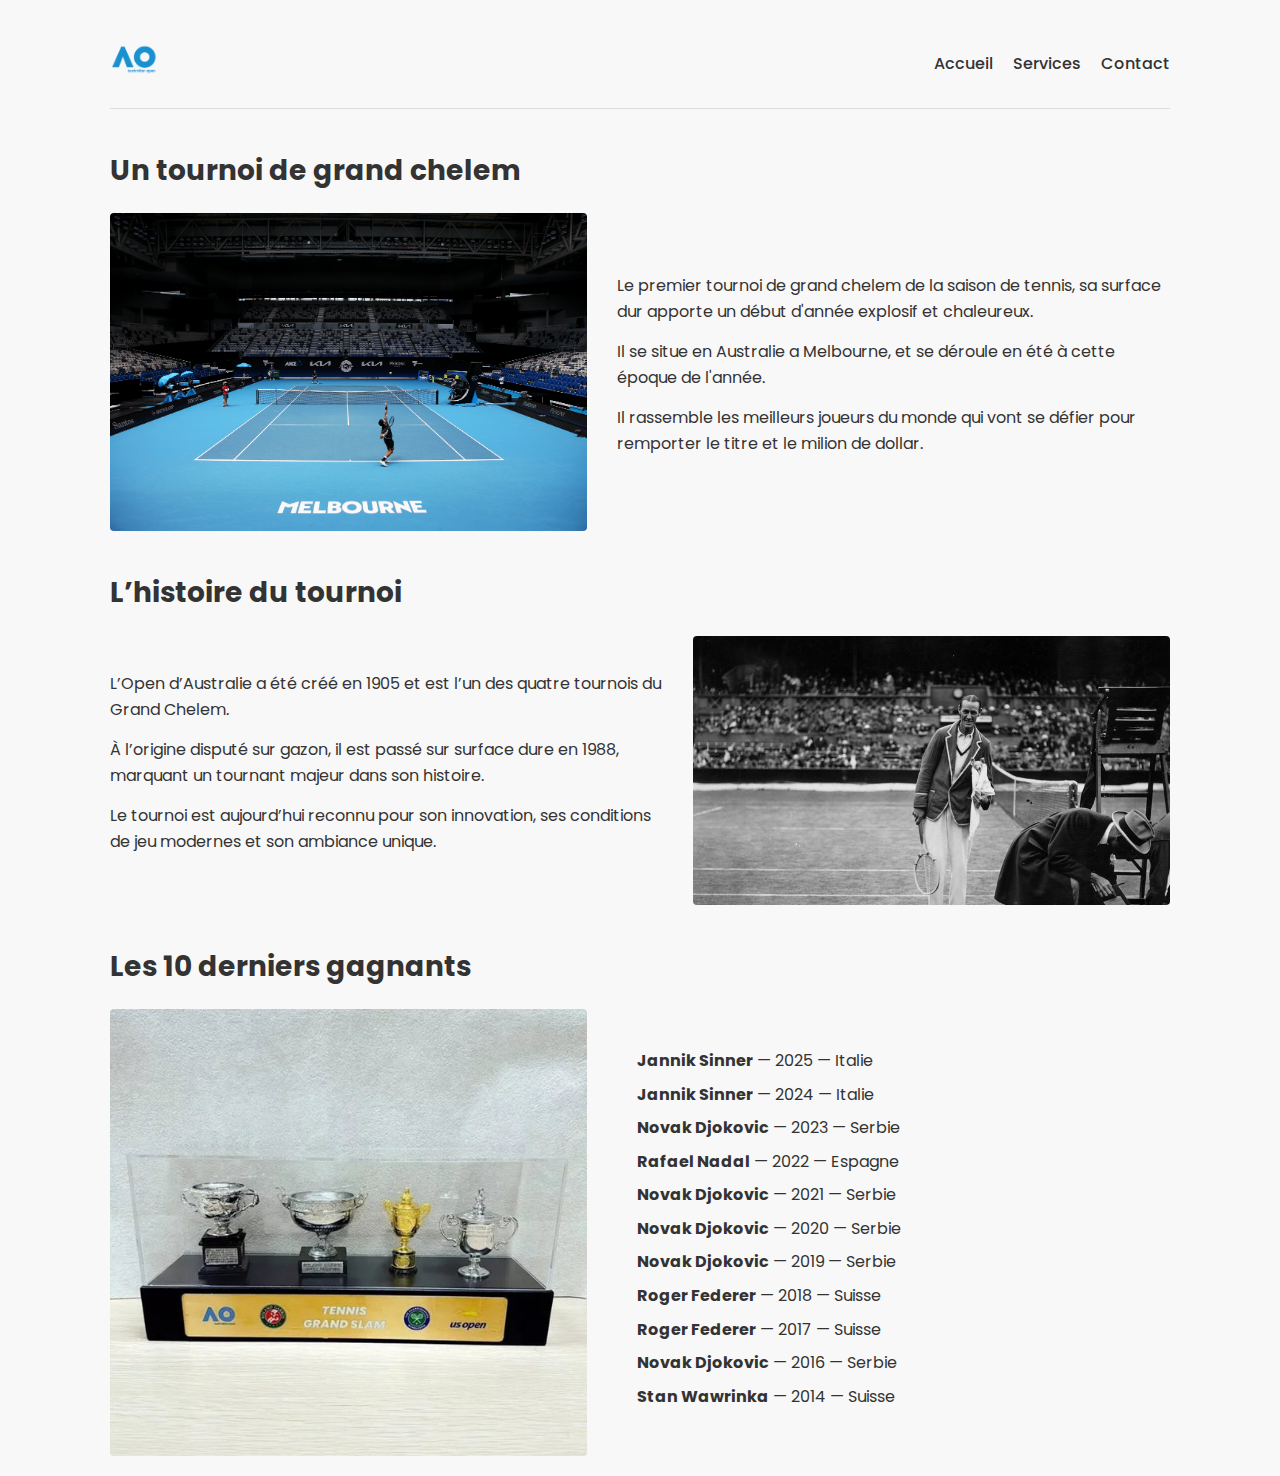
<file: index.html>
<!DOCTYPE html>
<html lang="en">
<head>
    <meta charset="UTF-8">
    <meta name="viewport" content="width=device-width, initial-scale=1.0">
    <title>Document</title>
    <link rel="stylesheet" href="css/style.css">
    <link href="https://fonts.googleapis.com/css2?family=Poppins:wght@300;400;500;600;700&display=swap" rel="stylesheet">
</head>
<body>
    
    <div class="container">
        <!-- HEADER -->
        <header class="header-nav">
            <!-- LOGO -->
            <div class="logo-container">
                <img src="images/logo.png" alt="logo tennis shop">
            </div>

            <!-- NAVIGATION -->
            <nav>
                <ul class="nav-list">
                    <li><a href="#">Accueil</a></li>
                    <li><a href="/services.html">Services</a></li>
                    <li><a href="#">Contact</a></li>
                </ul>
            </nav>
        </header>

        <section id="aboutus" class="section">
            <h2>Un tournoi de grand chelem</h2>
            <div class="section-content">
                <img class="section-image" src="/images/image1.jpg" alt="tournament image player playing tennis">
                <div class="section-content-text">
                    <p>
                    Le premier tournoi de grand chelem de la saison de tennis, sa surface dur apporte un début d'année explosif et chaleureux.
                    </p>
                    <p>
                        Il se situe en Australie a Melbourne, et se déroule en été à cette époque de l'année.
                    </p>
                    <p>
                        Il rassemble les meilleurs joueurs du monde qui vont se défier pour remporter le titre et le milion de dollar.
                    </p>
                </div>
            </div>
        </section>
        <section id="history" class="section">
            <h2>L’histoire du tournoi</h2>
            <div class="section-content">
                <div class="section-content-text">
                    <p>
                        L’Open d’Australie a été créé en 1905 et est l’un des quatre tournois du Grand Chelem.
                    </p>
                    <p>
                        À l’origine disputé sur gazon, il est passé sur surface dure en 1988, marquant un tournant majeur dans son histoire.
                    </p>
                    <p>
                        Le tournoi est aujourd’hui reconnu pour son innovation, ses conditions de jeu modernes et son ambiance unique.
                    </p>
                </div>
                <img class="section-image" src="/images/image2.jpg" alt="historical australian open tennis match">
            </div>
        </section>
        <section id="winners" class="section">
            <h2>Les 10 derniers gagnants</h2>
            <div class="section-content">
                <img class="section-image" src="/images/image3.jpeg" alt="australian open trophy">
                <div class="section-content-text">
                    <ul>
                        <li><strong>Jannik Sinner</strong> — 2025 — Italie</li>
                        <li><strong>Jannik Sinner</strong> — 2024 — Italie</li>
                        <li><strong>Novak Djokovic</strong> — 2023 — Serbie</li>
                        <li><strong>Rafael Nadal</strong> — 2022 — Espagne</li>
                        <li><strong>Novak Djokovic</strong> — 2021 — Serbie</li>
                        <li><strong>Novak Djokovic</strong> — 2020 — Serbie</li>
                        <li><strong>Novak Djokovic</strong> — 2019 — Serbie</li>
                        <li><strong>Roger Federer</strong> — 2018 — Suisse</li>
                        <li><strong>Roger Federer</strong> — 2017 — Suisse</li>
                        <li><strong>Novak Djokovic</strong> — 2016 — Serbie</li>
                        <li><strong>Stan Wawrinka</strong> — 2014 — Suisse</li>
                    </ul>
                </div>
            </div>
        </section>

    </div>


</body>
</html>
</file>
<file: css/style.css>
/* RESET BASIQUE */
* {
  margin: 0;
  padding: 0;
  box-sizing: border-box;
}

/* GLOBAL */
body {
  font-family: Arial, Helvetica, sans-serif;
  line-height: 1.6;
  color: #333;
  background-color: #f8f8f8;
  font-family: "Poppins", sans-serif;
  line-height: 1.6;
}

.container {
  max-width: 1100px;
  margin: 0 auto;
  padding: 20px;
}

/* HEADER */
.header-nav {
  display: flex;
  justify-content: space-between;
  align-items: center;
  padding: 15px 0;
  border-bottom: 1px solid #ddd;
}

.logo-container img {
  height: 50px;
}

/* NAVIGATION */
.nav-list {
  list-style: none;
  display: flex;
  gap: 20px;
}

.nav-list a {
  text-decoration: none;
  color: #333;
  font-weight: 500;
}

.nav-list a:hover {
  color: #1991d0; /* bleu Open d'Australie */
}

/* SECTION */
.section {
  margin-top: 40px;
}

.section h2 {
  margin-bottom: 20px;
  font-size: 28px;
}

.section-content {
  display: flex;
  gap: 30px;
  align-items: center;
}

.section-image {
  width: 45%;
  border-radius: 4px;
}

.section-content-text {
  width: 55%;
}

.section-content-text p {
  margin-bottom: 15px;
}

.section-content-text ul {
  padding-left: 20px;
  list-style-type: none;
}

.section-content-text ul li {
  margin-bottom: 8px;
}

.section-content-text ul li strong {
  font-weight: bold;
}
</file>
